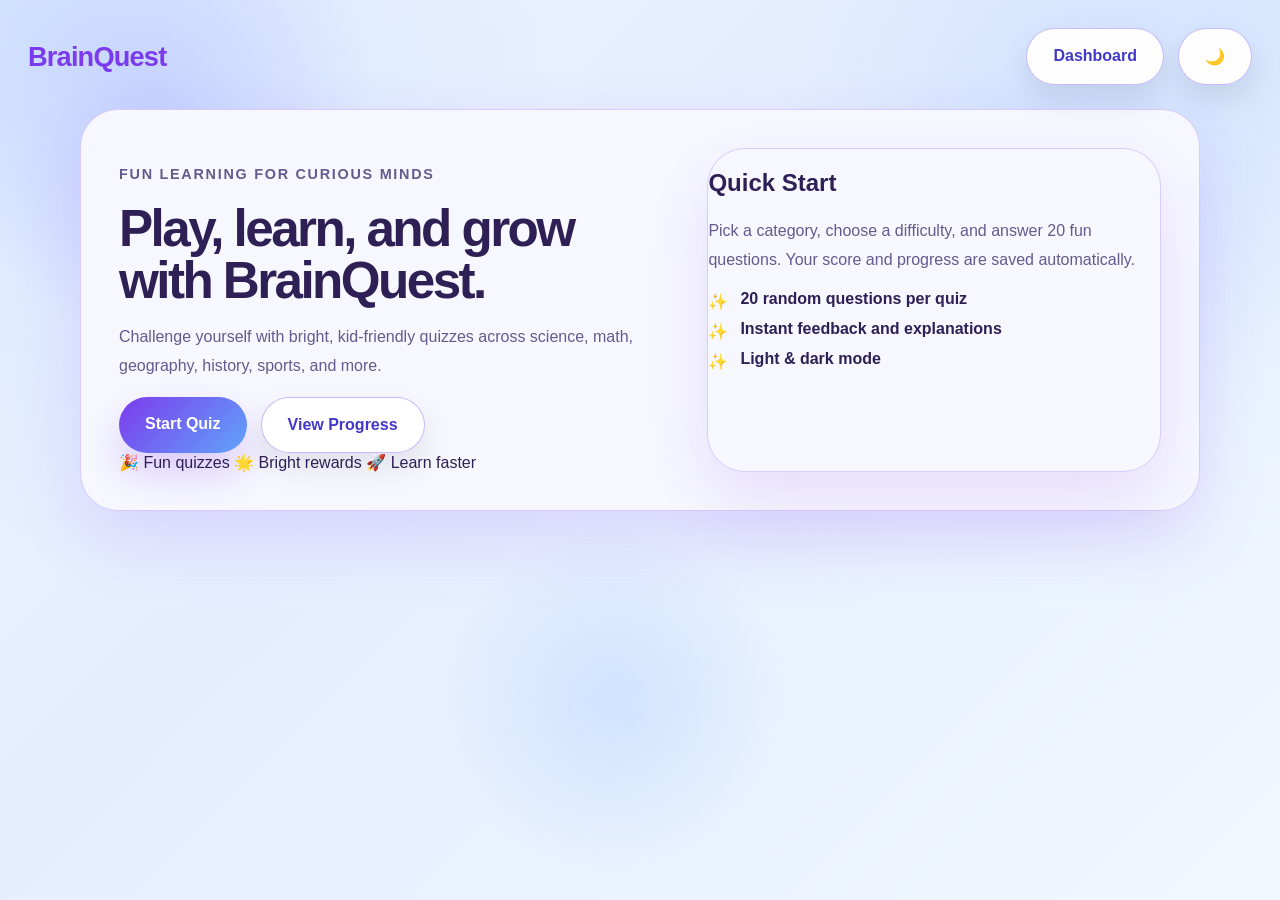
<file: index.html>
<!DOCTYPE html>
<html lang="en">
  <head>
    <meta charset="UTF-8" />
    <meta name="viewport" content="width=device-width, initial-scale=1.0" />
    <title>BrainQuest | General Knowledge Quiz</title>
    <link rel="stylesheet" href="css/style.css" />
  </head>
  <body>
    <main class="page">
      <header class="topbar">
        <a href="index.html" class="brand">BrainQuest</a>
        <div class="actions">
          <a href="dashboard.html" class="btn secondary">Dashboard</a>
          <button id="themeToggle" class="ghost-btn">🌙</button>
        </div>
      </header>

      <section class="hero">
        <div class="hero-grid">
          <div>
            <p class="eyebrow">Fun learning for curious minds</p>
            <h1>Play, learn, and grow with BrainQuest.</h1>
            <p>Challenge yourself with bright, kid-friendly quizzes across science, math, geography, history, sports, and more.</p>
            <div class="actions">
              <a href="categories.html" class="btn">Start Quiz</a>
              <a href="dashboard.html" class="btn secondary">View Progress</a>
            </div>
            <div class="hero-badges">
              <span class="badge">🎉 Fun quizzes</span>
              <span class="badge">🌟 Bright rewards</span>
              <span class="badge">🚀 Learn faster</span>
            </div>
          </div>
          <div class="card">
            <h2>Quick Start</h2>
            <p>Pick a category, choose a difficulty, and answer 20 fun questions. Your score and progress are saved automatically.</p>
            <ul class="fun-list">
              <li>20 random questions per quiz</li>
              <li>Instant feedback and explanations</li>
              <li>Light & dark mode</li>
            </ul>
          </div>
        </div>
      </section>
    </main>

    <script src="js/storage.js"></script>
    <script src="js/utils.js"></script>
    <script src="js/app.js"></script>
  </body>
</html>
</file>
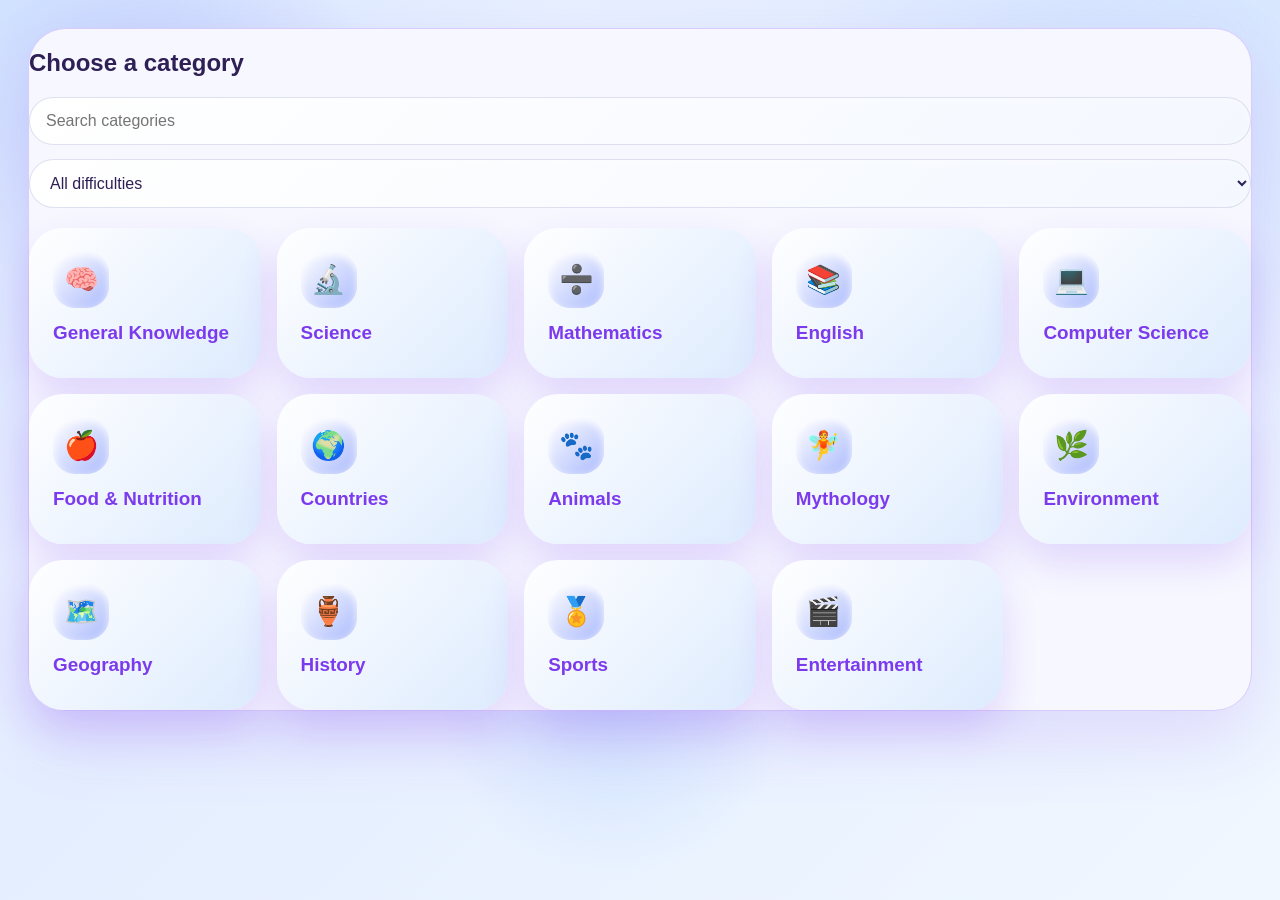
<file: categories.html>
<!DOCTYPE html>
<html lang="en">
  <head>
    <meta charset="UTF-8" />
    <meta name="viewport" content="width=device-width, initial-scale=1.0" />
    <title>Choose a Category</title>
    <link rel="stylesheet" href="css/style.css" />
  </head>
  <body>
    <main class="page categories-page">
      <section class="card">
        <h1>Choose a category</h1>
        <div class="search-row">
          <input id="searchInput" type="search" placeholder="Search categories" />
          <select id="difficultyFilter">
            <option value="all">All difficulties</option>
            <option value="Easy">Easy</option>
            <option value="Medium">Medium</option>
            <option value="Hard">Hard</option>
            <option value="Very Hard">Very Hard</option>
          </select>
        </div>
        <div id="categoryGrid" class="category-grid"></div>
      </section>
    </main>

    <script src="js/storage.js"></script>
    <script src="js/utils.js"></script>
    <script src="js/categories.js"></script>
  </body>
</html>
</file>
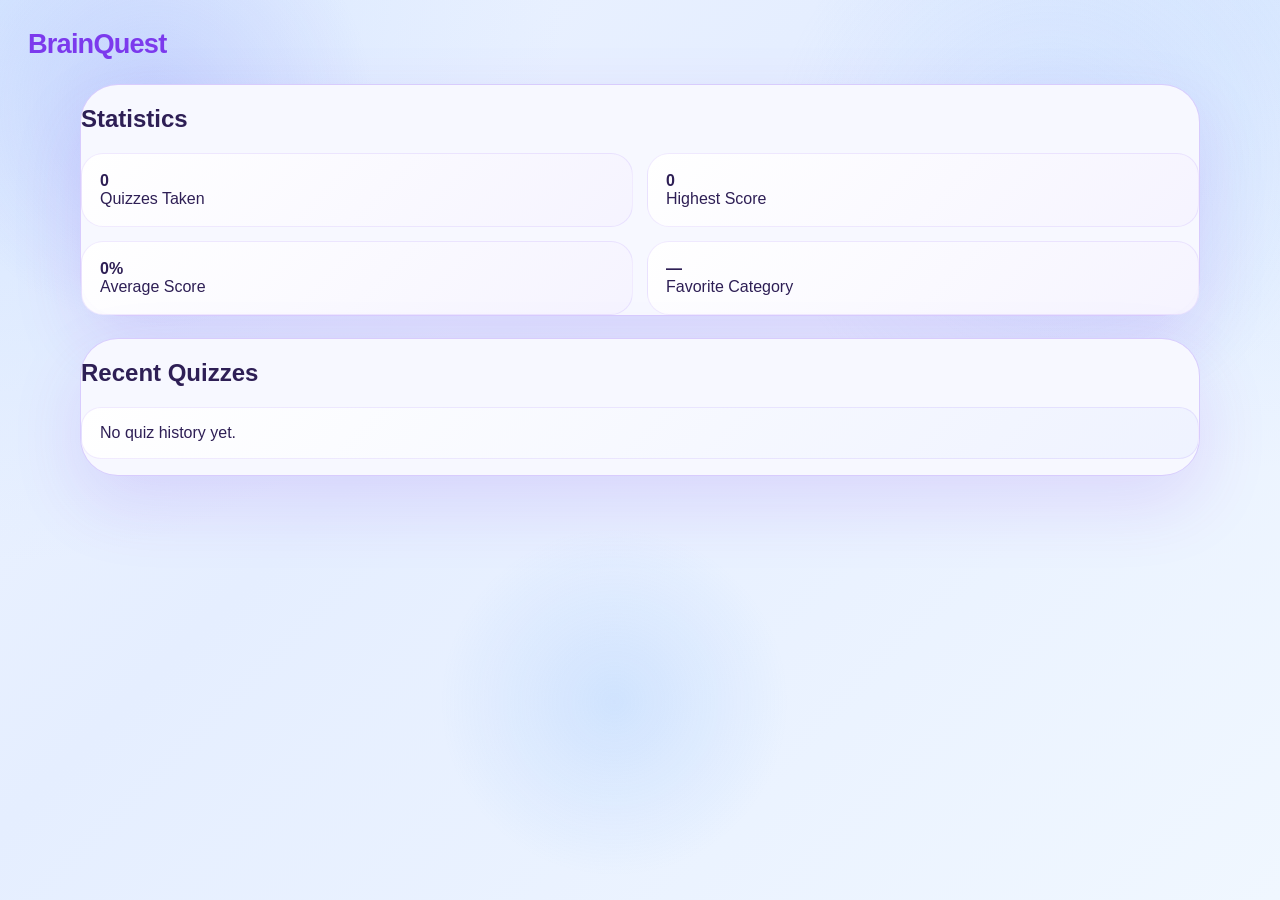
<file: dashboard.html>
<!DOCTYPE html>
<html lang="en">
  <head>
    <meta charset="UTF-8" />
    <meta name="viewport" content="width=device-width, initial-scale=1.0" />
    <title>BrainQuest Dashboard</title>
    <link rel="stylesheet" href="css/style.css" />
  </head>
  <body>
    <main class="page dashboard-page">
      <header class="topbar">
        <a href="index.html" class="brand">BrainQuest</a>
      </header>

      <section class="dashboard-grid">
        <div class="card">
          <h2>Statistics</h2>
          <div id="stats" class="stats-grid"></div>
        </div>
        <div class="card">
          <h2>Recent Quizzes</h2>
          <ul id="historyList" class="history-list"></ul>
        </div>
      </section>
    </main>

    <script src="js/storage.js"></script>
    <script src="js/utils.js"></script>
    <script src="js/dashboard.js"></script>
  </body>
</html>
</file>
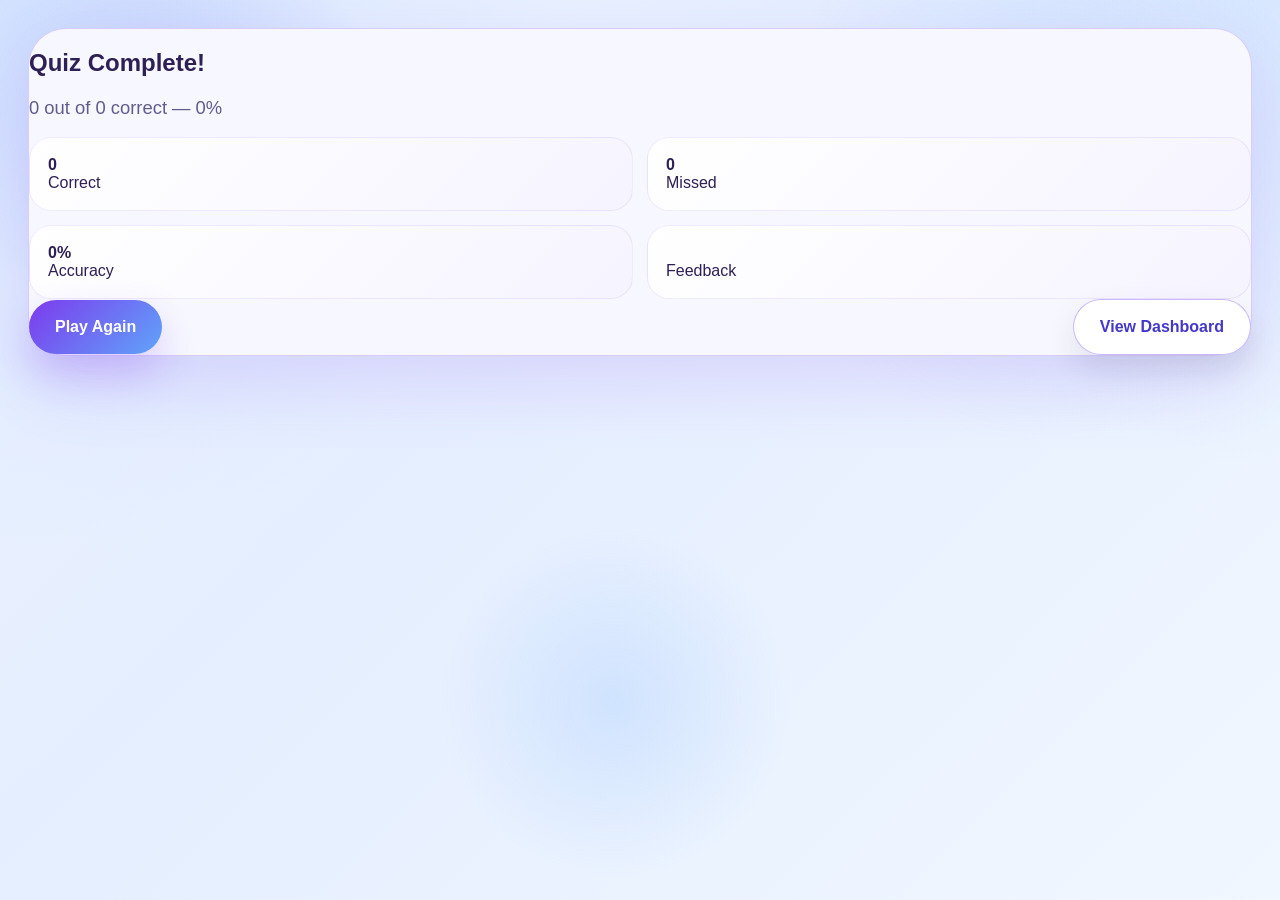
<file: results.html>
<!DOCTYPE html>
<html lang="en">
  <head>
    <meta charset="UTF-8" />
    <meta name="viewport" content="width=device-width, initial-scale=1.0" />
    <title>Quiz Results</title>
    <link rel="stylesheet" href="css/style.css" />
  </head>
  <body>
    <main class="page results-page">
      <section class="card result-card">
        <h1>Quiz Complete!</h1>
        <p id="summary" class="summary"></p>
        <div id="resultStats" class="stats-grid"></div>
        <div class="result-actions">
          <a href="index.html" class="btn">Play Again</a>
          <a href="dashboard.html" class="btn secondary">View Dashboard</a>
        </div>
      </section>
    </main>

    <script src="js/storage.js"></script>
    <script src="js/utils.js"></script>
    <script src="js/results.js"></script>
  </body>
</html>
</file>
<file: css/style.css>
:root {
  color-scheme: light;
  --bg: #eef4ff;
  --surface: #f7f8ff;
  --surface-alt: #e7ecff;
  --text: #2e1f55;
  --muted: #625b8d;
  --primary: #7c3aed;
  --secondary: #60a5fa;
  --accent: #a5b4fc;
  --success: #22c55e;
  --danger: #f43f5e;
  --border: rgba(167, 139, 250, 0.4);
  --ghost-bg: rgba(255, 255, 255, 0.96);
  --ghost-text: #4338ca;
  --ghost-border: rgba(167, 139, 250, 0.6);
  --surface-shadow: rgba(124, 58, 237, 0.14);
  --button-shadow: rgba(124, 58, 237, 0.24);
}

body.dark {
  color-scheme: dark;
  --bg: #111827;
  --surface: #1f2a55;
  --surface-alt: #16213f;
  --text: #e9ecff;
  --muted: #a5b3d6;
  --primary: #8b5cf6;
  --secondary: #3b82f6;
  --accent: #818cf8;
  --success: #4ade80;
  --danger: #fb7185;
  --border: rgba(148, 163, 184, 0.28);
  --ghost-bg: rgba(30, 41, 59, 0.94);
  --ghost-text: #e0e7ff;
  --ghost-border: rgba(148, 163, 184, 0.4);
  --surface-shadow: rgba(0, 0, 0, 0.3);
  --button-shadow: rgba(59, 130, 246, 0.24);
}

* { box-sizing: border-box; }
body {
  margin: 0;
  font-family: "Segoe UI", Tahoma, Geneva, Verdana, sans-serif;
  min-height: 100vh;
  position: relative;
  color: var(--text);
  background: radial-gradient(circle at top left, rgba(167, 203, 255, 0.35), transparent 36%),
    radial-gradient(circle at top right, rgba(164, 202, 254, 0.24), transparent 30%),
    linear-gradient(135deg, var(--bg) 0%, #e5eeff 38%, #f0f7ff 100%);
  transition: background 0.35s ease, color 0.35s ease;
}

body::before {
  content: "";
  position: fixed;
  inset: 0;
  pointer-events: none;
  z-index: -1;
  background-image:
    radial-gradient(circle at 12% 12%, rgba(129, 140, 248, 0.24), transparent 16%),
    radial-gradient(circle at 82% 18%, rgba(149, 185, 255, 0.18), transparent 22%),
    radial-gradient(circle at 48% 78%, rgba(96, 165, 250, 0.18), transparent 18%);
}

a { color: inherit; text-decoration: none; }
button, input, select { font: inherit; }

.page { padding: 28px; min-height: 100vh; }
.topbar { display: flex; justify-content: space-between; align-items: center; margin-bottom: 24px; gap: 16px; }
.brand { font-size: 1.7rem; font-weight: 900; color: var(--primary); letter-spacing: -0.03em; }
.hero, .card, .quiz-card { background: var(--surface); border: 1px solid var(--border); border-radius: 38px; box-shadow: 0 28px 70px var(--surface-shadow); }
.hero { padding: 38px; display: grid; gap: 28px; max-width: 1120px; margin: 0 auto; }
.hero-grid { display: grid; grid-template-columns: 1.1fr 0.9fr; gap: 34px; align-items: stretch; }
.hero h1 { font-size: clamp(2.8rem, 4vw, 4rem); margin: 0; line-height: 1.02; letter-spacing: -0.05em; }
.hero p { color: var(--muted); max-width: 58ch; line-height: 1.8; }
.eyebrow { display: inline-flex; align-items: center; gap: 10px; font-weight: 700; color: var(--primary); text-transform: uppercase; letter-spacing: 0.12em; font-size: 0.9rem; }
.actions { display: flex; flex-wrap: wrap; gap: 14px; }
.btn, button { border: none; border-radius: 999px; padding: 18px 26px; cursor: pointer; background: linear-gradient(135deg, var(--primary), var(--secondary)); color: white; font-weight: 800; box-shadow: 0 20px 40px var(--button-shadow); transition: transform 0.24s ease, box-shadow 0.24s ease, opacity 0.2s ease; }
.btn:hover, button:hover { transform: translateY(-2px); box-shadow: 0 22px 44px var(--button-shadow); }
.btn.secondary, .ghost-btn { background: var(--ghost-bg); color: var(--ghost-text); border: 1px solid var(--ghost-border); box-shadow: 0 14px 30px rgba(15, 23, 42, 0.1); }
body.dark .btn.secondary, body.dark .ghost-btn { background: var(--ghost-bg); color: var(--ghost-text); border-color: var(--ghost-border); box-shadow: 0 14px 30px rgba(0, 0, 0, 0.18); }
.quiz-shell { max-width: 860px; margin: 0 auto; }
.quiz-card { padding: 28px; }
.quiz-meta, .quiz-actions, .result-actions, .search-row { display: flex; justify-content: space-between; align-items: center; gap: 14px; flex-wrap: wrap; }
.progress-bar { height: 16px; border-radius: 999px; background: linear-gradient(135deg, rgba(255, 255, 255, 0.5), rgba(243, 244, 255, 0.8)); box-shadow: inset 0 0 0 1px rgba(255, 255, 255, 0.45); overflow: hidden; margin: 18px 0 22px; }
#progressFill { height: 100%; width: 0%; background: linear-gradient(90deg, #7c3aed, #a78bfa 20%, #60a5fa 40%, #bfdbfe 60%, #c7d2fe 80%, #7c3aed); transition: width 0.2s ease; }
.choices { display: grid; gap: 14px; margin: 24px 0; }
.choice-btn { width: 100%; text-align: left; background: linear-gradient(180deg, var(--surface), var(--surface-alt)); color: var(--text); border: 1px solid rgba(124, 58, 237, 0.16); padding: 18px 20px; border-radius: 20px; font-weight: 700; box-shadow: 0 12px 24px rgba(124, 58, 237, 0.08); transition: transform 0.2s ease, border-color 0.2s ease; }
.choice-btn:hover { transform: translateY(-2px); border-color: rgba(96, 165, 250, 0.4); }
.choice-btn.selected { background: linear-gradient(135deg, var(--primary), var(--secondary)); color: white; border-color: transparent; }
.choice-btn.correct { background: linear-gradient(135deg, #34d399, #22c55e); color: white; border-color: transparent; }
.choice-btn.wrong { background: linear-gradient(135deg, #f43f5e, #fb7185); color: white; border-color: transparent; }
.feedback { min-height: 24px; color: var(--primary); font-weight: 700; }
.stats-grid { display: grid; grid-template-columns: repeat(2, minmax(0, 1fr)); gap: 14px; }
.stat { padding: 18px; border-radius: 22px; background: linear-gradient(135deg, rgba(255, 255, 255, 0.95), rgba(245, 243, 255, 0.95)); border: 1px solid rgba(139, 92, 246, 0.12); }
.category-grid { display: grid; grid-template-columns: repeat(auto-fit, minmax(200px, 1fr)); gap: 16px; margin-top: 20px; }
.category-card { padding: 24px; border-radius: 34px; border: none; background: linear-gradient(135deg, rgba(255, 255, 255, 0.95), rgba(219, 234, 254, 0.92)); box-shadow: 0 18px 42px rgba(124, 58, 237, 0.18); transition: transform 0.22s ease, box-shadow 0.22s ease; }
.category-card:hover { transform: translateY(-4px); box-shadow: 0 22px 48px rgba(124, 58, 237, 0.22); }
.category-icon { display: inline-flex; align-items: center; justify-content: center; width: 56px; height: 56px; border-radius: 22px; background: linear-gradient(135deg, rgba(255, 255, 255, 0.95), rgba(163, 180, 252, 0.9)); margin-bottom: 14px; font-size: 1.75rem; box-shadow: inset 0 3px 8px rgba(255, 255, 255, 0.92); }
.category-card h3 { margin: 0 0 10px; font-size: 1.18rem; color: var(--primary); }
.category-card p { margin: 0; color: var(--muted); font-weight: 700; }
.history-list { list-style: none; padding: 0; display: grid; gap: 12px; }
.history-list li { padding: 16px 18px; border-radius: 20px; background: linear-gradient(135deg, rgba(255, 255, 255, 0.95), rgba(238, 242, 255, 0.95)); border: 1px solid rgba(139, 92, 246, 0.12); }
.dashboard-grid { display: grid; gap: 22px; max-width: 1120px; margin: 0 auto; }
input, select { width: 100%; padding: 14px 16px; border-radius: 999px; border: 1px solid rgba(209, 213, 232, 0.7); background: linear-gradient(135deg, rgba(255,255,255,0.95), rgba(243,247,255,0.95)); color: var(--text); box-shadow: inset 0 2px 6px rgba(255, 255, 255, 0.4); }
.summary { font-size: 1.15rem; color: var(--muted); }
ul.fun-list { list-style: none; padding: 0; margin: 16px 0 0; display: grid; gap: 12px; }
ul.fun-list li { padding-left: 2rem; position: relative; color: var(--text); font-weight: 600; }
ul.fun-list li::before { content: "✨"; position: absolute; left: 0; top: 0.1rem; }
@media (max-width: 900px) { .hero-grid { grid-template-columns: 1fr; } }
@media (max-width: 760px) { .stats-grid { grid-template-columns: 1fr; } .topbar { flex-direction: column; align-items: flex-start; } }
</file>
